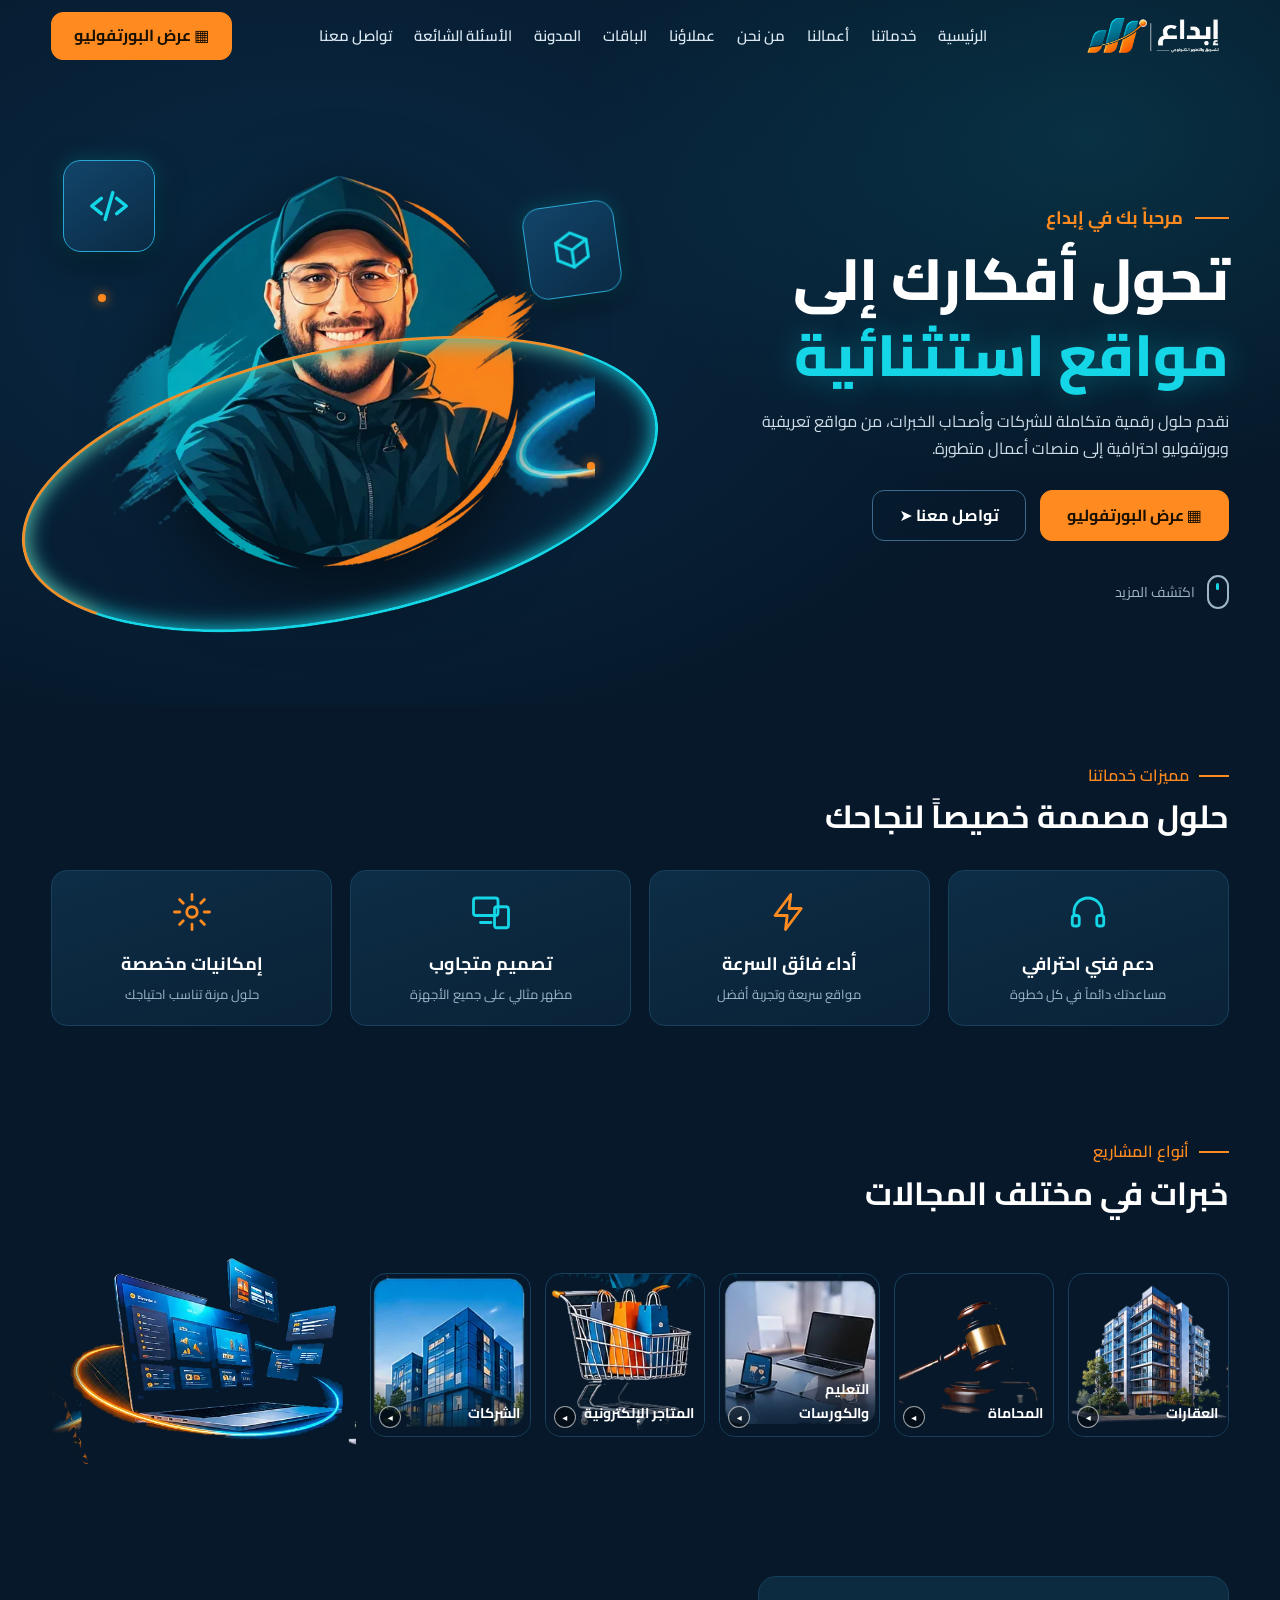
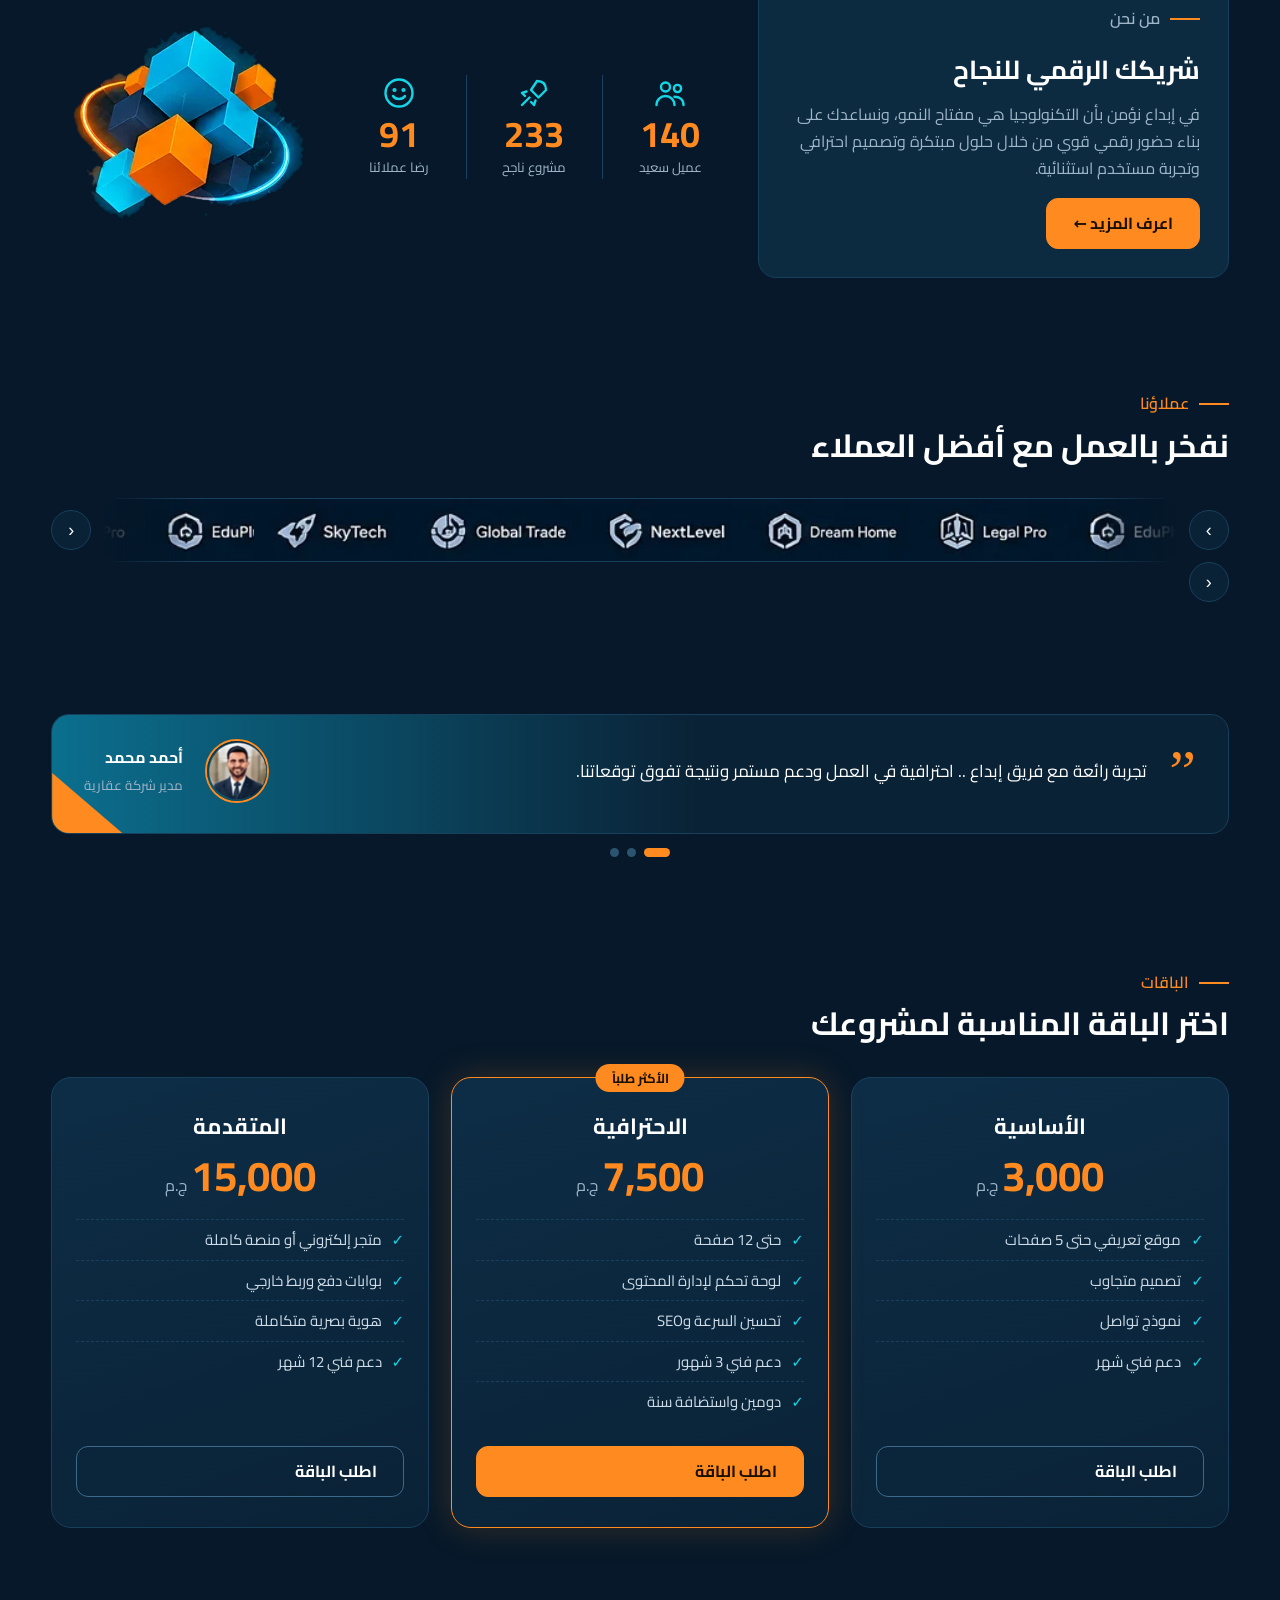
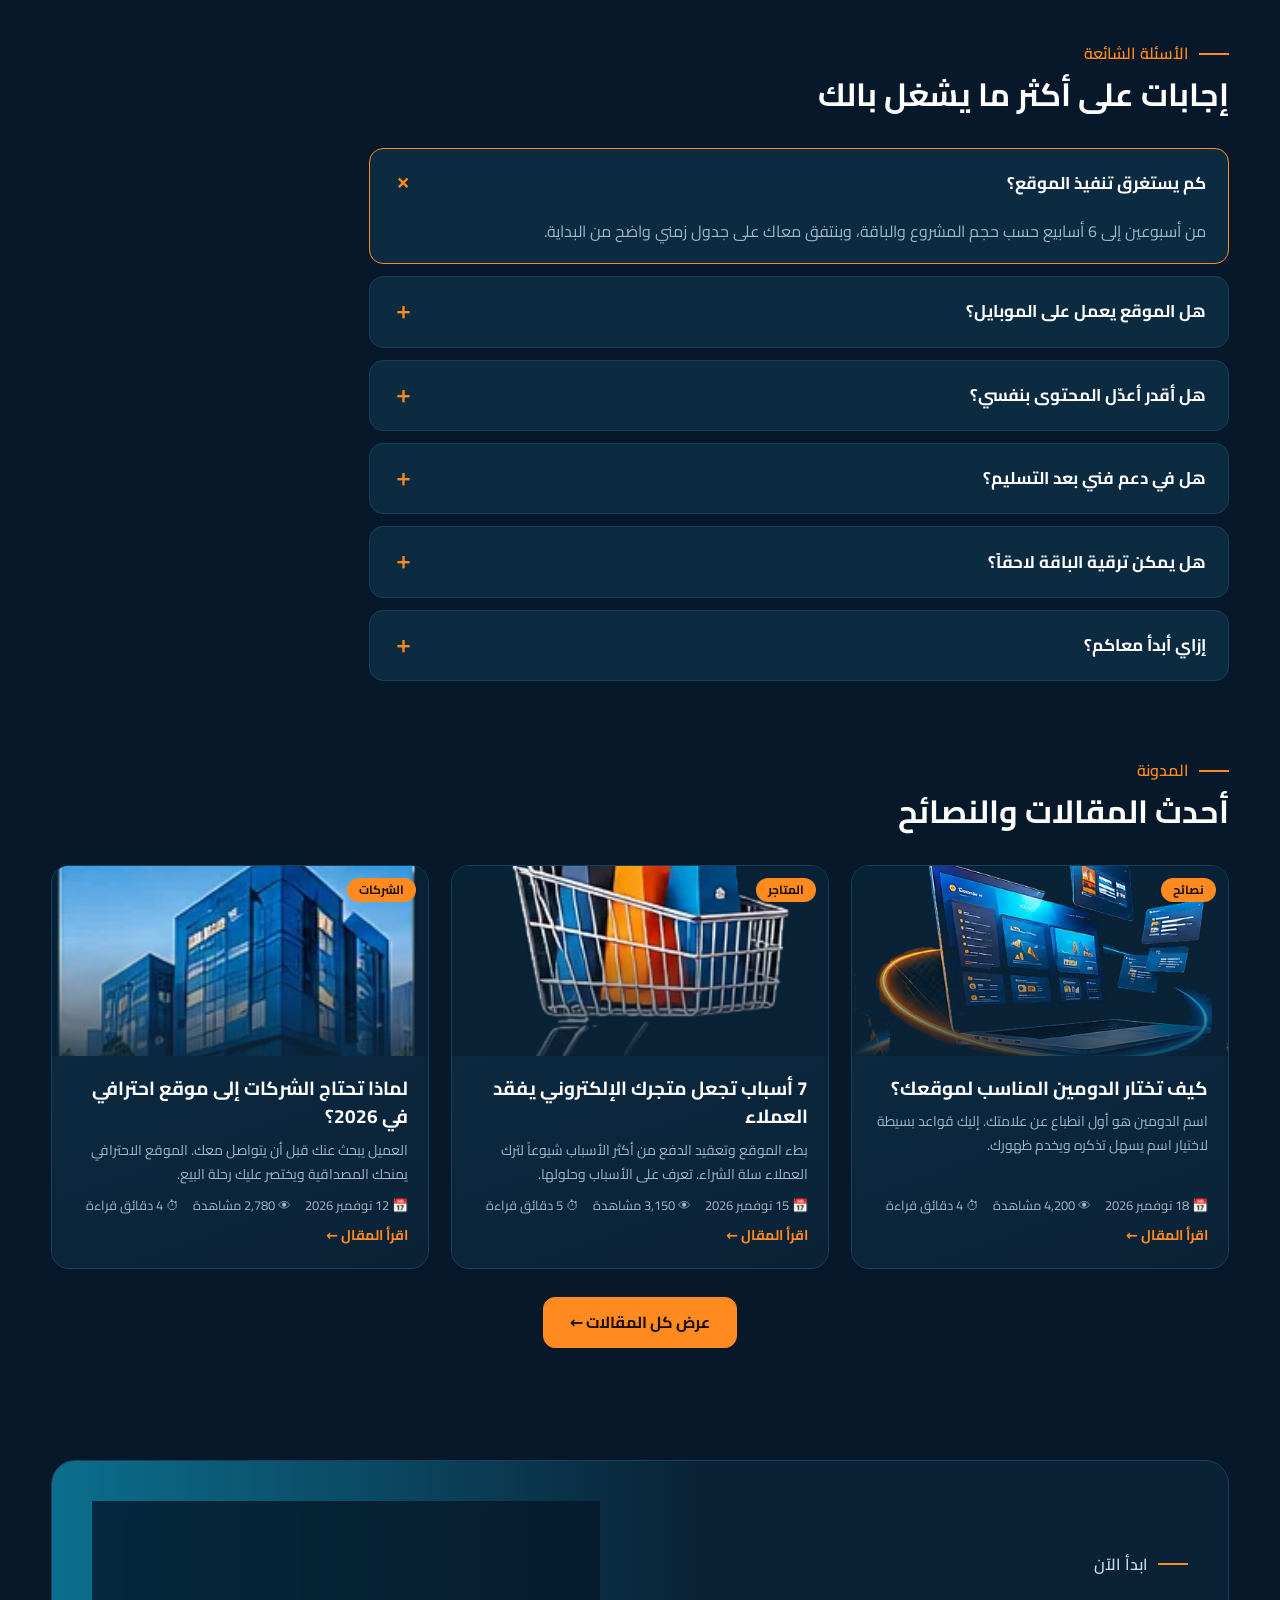
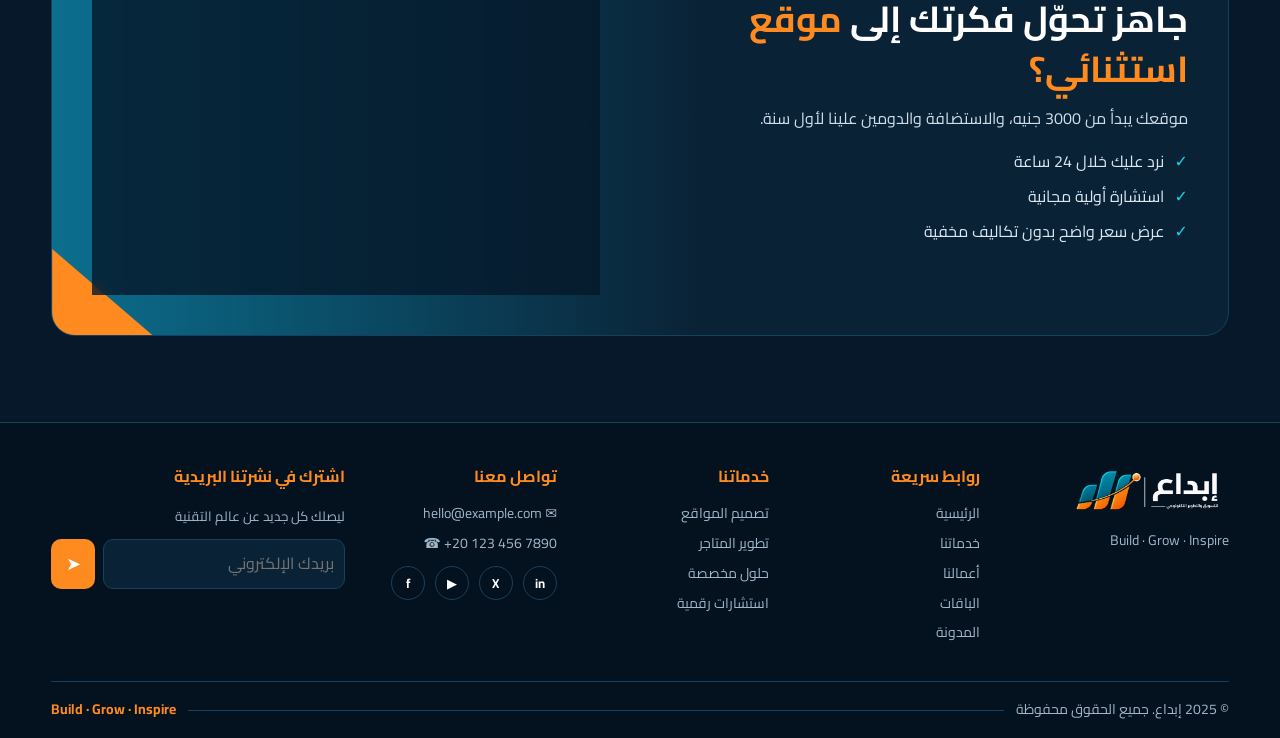
<file: index.html>
<!DOCTYPE html>
<html lang="ar" dir="rtl">
<head>
<meta charset="utf-8">
<meta name="viewport" content="width=device-width, initial-scale=1, viewport-fit=cover">
<title>إبداع للتسويق والتطوير التقني</title>
<link rel="preconnect" href="https://fonts.googleapis.com">
<link href="https://fonts.googleapis.com/css2?family=Cairo:wght@400;600;700;800&display=swap" rel="stylesheet">
<link rel="icon" href="assets/img/favicon.svg" type="image/svg+xml">
<link rel="stylesheet" href="assets/css/style.css">
<link rel="stylesheet" href="assets/css/home.css">
</head>
<body>
<header id="hd"><div class="wrap nav"><a href="#home"><img src="assets/img/logo.webp" alt="شعار إبداع للتسويق والتطوير التقني"></a><ul id="mn"><li><a class="on" href="#home">الرئيسية</a></li><li><a href="services.html">خدماتنا</a></li><li><a href="#works">أعمالنا</a></li><li><a href="#about">من نحن</a></li><li><a href="#clients">عملاؤنا</a></li><li><a href="#pricing">الباقات</a></li><li><a href="blog.html">المدونة</a></li><li><a href="#faq">الأسئلة الشائعة</a></li><li><a href="#contact">تواصل معنا</a></li></ul><a class="btn pri" href="#works">▦ عرض البورتفوليو</a><button class="burger" id="bg" aria-label="القائمة">☰</button></div></header>

<main>
<div class="hero" id="home"><div class="wrap hgrid">
<div>
<h5 class="rv" style="--d:1">مرحباً بك في إبداع</h5>
<h1 class="rv" style="--d:2">تحول أفكارك إلى <span>مواقع استثنائية</span></h1>
<p class="rv" style="--d:3">نقدم حلول رقمية متكاملة للشركات وأصحاب الخبرات، من مواقع تعريفية وبورتفوليو احترافية إلى منصات أعمال متطورة.</p>
<div class="acts rv" style="--d:4"><a class="btn pri" href="#works">▦ عرض البورتفوليو</a><a class="btn out" href="#contact">تواصل معنا ➤</a></div>
<div class="scroll rv" style="--d:5"><div class="mouse"></div>اكتشف المزيد</div>
</div>
<div class="stage rv" style="--d:2">
<img class="brush" src="assets/img/brush.webp" alt="">
<div class="ring"></div>
<img class="person" src="assets/img/portrait.webp" alt="مطور ويب">
<div class="fc a"><svg viewBox="0 0 24 24" fill="none" stroke="currentColor" stroke-width="1.6" stroke-linecap="round" stroke-linejoin="round"><path d="M12 3l8 4.5v9L12 21l-8-4.5v-9z"/><path d="M12 12l8-4.5M12 12v9M12 12L4 7.5"/></svg></div>
<div class="fc b"><svg viewBox="0 0 24 24" fill="none" stroke="currentColor" stroke-width="1.8" stroke-linecap="round" stroke-linejoin="round"><path d="M8 8l-5 4 5 4M16 8l5 4-5 4M14 5l-4 14"/></svg></div>
<div class="dots"><i style="top:30%;left:8%"></i><i style="top:60%;right:6%;animation-delay:1s"></i><i style="top:12%;left:45%;animation-delay:2s"></i></div>
</div></div></div>

<section id="services"><div class="wrap">
<p class="tag rv">مميزات خدماتنا</p><h2 class="ttl rv">حلول مصممة خصيصاً لنجاحك</h2>
<div class="feat"><div class="fcard rv c" style="transition-delay:0.30000000000000004s"><svg viewBox="0 0 24 24" fill="none" stroke="currentColor" stroke-width="1.6" stroke-linecap="round" stroke-linejoin="round"><path d="M4 14v-2a8 8 0 0116 0v2"/><rect x="3" y="14" width="4" height="6" rx="1.5"/><rect x="17" y="14" width="4" height="6" rx="1.5"/></svg><h3>دعم فني احترافي</h3><p>مساعدتك دائماً في كل خطوة</p></div><div class="fcard rv o" style="transition-delay:0.2s"><svg viewBox="0 0 24 24" fill="none" stroke="currentColor" stroke-width="1.6" stroke-linecap="round" stroke-linejoin="round"><path d="M13 2L4 14h7l-1 8 9-12h-7z"/></svg><h3>أداء فائق السرعة</h3><p>مواقع سريعة وتجربة أفضل</p></div><div class="fcard rv c" style="transition-delay:0.1s"><svg viewBox="0 0 24 24" fill="none" stroke="currentColor" stroke-width="1.6" stroke-linecap="round" stroke-linejoin="round"><rect x="2" y="4" width="14" height="10" rx="1.5"/><rect x="14" y="9" width="8" height="12" rx="1.5"/><path d="M6 18h6"/></svg><h3>تصميم متجاوب</h3><p>مظهر مثالي على جميع الأجهزة</p></div><div class="fcard rv o" style="transition-delay:0.0s"><svg viewBox="0 0 24 24" fill="none" stroke="currentColor" stroke-width="1.6" stroke-linecap="round" stroke-linejoin="round"><circle cx="12" cy="12" r="3"/><path d="M12 2v3M12 19v3M2 12h3M19 12h3M4.9 4.9l2.1 2.1M17 17l2.1 2.1M4.9 19.1L7 17M17 7l2.1-2.1"/></svg><h3>إمكانيات مخصصة</h3><p>حلول مرنة تناسب احتياجك</p></div></div></div></section>

<section id="works"><div class="wrap">
<p class="tag rv">أنواع المشاريع</p><h2 class="ttl rv">خبرات في مختلف المجالات</h2>
<div class="proj"><a class="pc rv" style="transition-delay:0.4s" href="services.html#realestate" target="_blank" rel="noopener" aria-label="صفحة خدمة العقارات"><img src="assets/img/p1.webp" loading="lazy"><span>العقارات</span><b>◂</b></a><a class="pc rv" style="transition-delay:0.30000000000000004s" href="services.html#law" target="_blank" rel="noopener" aria-label="صفحة خدمة المحاماة"><img src="assets/img/p2.webp" loading="lazy"><span>المحاماة</span><b>◂</b></a><a class="pc rv" style="transition-delay:0.2s" href="services.html#edu" target="_blank" rel="noopener" aria-label="صفحة خدمة التعليم والكورسات"><img src="assets/img/p3.webp" loading="lazy"><span>التعليم والكورسات</span><b>◂</b></a><a class="pc rv" style="transition-delay:0.1s" href="services.html#stores" target="_blank" rel="noopener" aria-label="صفحة خدمة المتاجر الإلكترونية"><img src="assets/img/p4.webp" loading="lazy"><span>المتاجر الإلكترونية</span><b>◂</b></a><a class="pc rv" style="transition-delay:0.0s" href="services.html#companies" target="_blank" rel="noopener" aria-label="صفحة خدمة الشركات"><img src="assets/img/p5.webp" loading="lazy"><span>الشركات</span><b>◂</b></a><img class="lap rv" src="assets/img/laptop.webp" alt="لوحة تحكم" loading="lazy"></div></div></section>

<section id="about"><div class="wrap about"><div class="abox rv"><p class="tag">من نحن</p><h2>شريكك الرقمي للنجاح</h2><p>في إبداع نؤمن بأن التكنولوجيا هي مفتاح النمو، ونساعدك على بناء حضور رقمي قوي من خلال حلول مبتكرة وتصميم احترافي وتجربة مستخدم استثنائية.</p><a class="btn pri" href="#contact">اعرف المزيد ←</a></div><div class="stats rv"><div><svg viewBox="0 0 24 24" fill="none" stroke="var(--cy)" stroke-width="1.6" stroke-linecap="round" stroke-linejoin="round"><circle cx="9" cy="8" r="3"/><circle cx="17" cy="9" r="2.4"/><path d="M3 20c0-3.5 2.7-6 6-6s6 2.5 6 6M15 14.5c3 0 6 1.6 6 5.5"/></svg><b data-n="150">0</b><small>عميل سعيد</small></div><div><svg viewBox="0 0 24 24" fill="none" stroke="var(--cy)" stroke-width="1.6" stroke-linecap="round" stroke-linejoin="round"><path d="M14 4c4 0 6 2 6 6l-5 5-5-5zM9 15l-5 5M7 11l-3 1 2 2M13 17l-1 3-2-2"/></svg><b data-n="250">0</b><small>مشروع ناجح</small></div><div><svg viewBox="0 0 24 24" fill="none" stroke="var(--cy)" stroke-width="1.6" stroke-linecap="round" stroke-linejoin="round"><circle cx="12" cy="12" r="9"/><path d="M8 14c1 1.5 2.2 2 4 2s3-.5 4-2"/><circle cx="9" cy="10" r=".6"/><circle cx="15" cy="10" r=".6"/></svg><b data-n="98" data-s="%">0</b><small>رضا عملائنا</small></div></div><img class="cubes rv" src="assets/img/cubes.webp" alt="" loading="lazy"></div></section>

<section id="clients"><div class="wrap">
<p class="tag rv">عملاؤنا</p><h2 class="ttl rv">نفخر بالعمل مع أفضل العملاء</h2>
<div class="clients rv"><button class="arr" id="pv" aria-label="السابق">›</button>
<div class="mq"><div class="mt" id="mt"></div></div>
<button class="arr" id="nx" aria-label="التالي">‹</button></div>
<button class="arr" id="pv" aria-label="السابق">‹</button></div>
</div></section>

<section><div class="wrap">
<div class="tst rv" id="ts">
<div class="sl on"><span class="qm">”</span><q>تجربة رائعة مع فريق إبداع .. احترافية في العمل ودعم مستمر ونتيجة تفوق توقعاتنا.</q><img src="assets/img/avatar.webp" alt="أحمد محمد"><div><cite>أحمد محمد</cite><small>مدير شركة عقارية</small></div></div>
<div class="sl"><span class="qm">”</span><q>سرعة في التسليم وتصميم أنيق رفع مبيعات متجرنا بشكل ملحوظ.</q><i class="av">س</i><div><cite>سارة علي</cite><small>صاحبة متجر إلكتروني</small></div></div>
<div class="sl"><span class="qm">”</span><q>موقع قانوني بهوية واضحة ساعدنا على الوصول لعملاء جدد.</q><i class="av">خ</i><div><cite>خالد حسن</cite><small>محامٍ ومستشار قانوني</small></div></div>
</div><div class="pg" id="pg"></div>
</div></section>
<section id="pricing"><div class="wrap"><p class="tag rv">الباقات</p><h2 class="ttl rv">اختر الباقة المناسبة لمشروعك</h2><div class="plans"><div class="plan rv" style="transition-delay:0s"><h3>الأساسية</h3><div class="pr"><b>3,000</b> ج.م</div><ul><li>موقع تعريفي حتى 5 صفحات</li><li>تصميم متجاوب</li><li>نموذج تواصل</li><li>دعم فني شهر</li></ul><a class="btn out" href="#contact">اطلب الباقة</a></div><div class="plan rv ft" style="transition-delay:0.1s"><em>الأكثر طلباً</em><h3>الاحترافية</h3><div class="pr"><b>7,500</b> ج.م</div><ul><li>حتى 12 صفحة</li><li>لوحة تحكم لإدارة المحتوى</li><li>تحسين السرعة وSEO</li><li>دعم فني 3 شهور</li><li>دومين واستضافة سنة</li></ul><a class="btn pri" href="#contact">اطلب الباقة</a></div><div class="plan rv" style="transition-delay:0.2s"><h3>المتقدمة</h3><div class="pr"><b>15,000</b> ج.م</div><ul><li>متجر إلكتروني أو منصة كاملة</li><li>بوابات دفع وربط خارجي</li><li>هوية بصرية متكاملة</li><li>دعم فني 12 شهر</li></ul><a class="btn out" href="#contact">اطلب الباقة</a></div></div></div></section><section id="faq"><div class="wrap"><p class="tag rv">الأسئلة الشائعة</p><h2 class="ttl rv">إجابات على أكثر ما يشغل بالك</h2><div class="faq"><div class="q open"><button>كم يستغرق تنفيذ الموقع؟<i>＋</i></button><div class="a"><p>من أسبوعين إلى 6 أسابيع حسب حجم المشروع والباقة، وبنتفق معاك على جدول زمني واضح من البداية.</p></div></div><div class="q"><button>هل الموقع يعمل على الموبايل؟<i>＋</i></button><div class="a"><p>طبعاً، كل مواقعنا متجاوبة وتظهر بشكل مثالي على الموبايل والتابلت والكمبيوتر.</p></div></div><div class="q"><button>هل أقدر أعدّل المحتوى بنفسي؟<i>＋</i></button><div class="a"><p>نعم، بنوفر لوحة تحكم سهلة تقدر من خلالها تعدّل النصوص والصور بدون خبرة برمجية.</p></div></div><div class="q"><button>هل في دعم فني بعد التسليم؟<i>＋</i></button><div class="a"><p>كل باقة فيها فترة دعم فني مجانية، وبعدها تقدر تجدد بخطة صيانة شهرية أو سنوية.</p></div></div><div class="q"><button>هل يمكن ترقية الباقة لاحقاً؟<i>＋</i></button><div class="a"><p>أكيد، تقدر تنتقل لباقة أعلى في أي وقت وتدفع الفرق فقط.</p></div></div><div class="q"><button>إزاي أبدأ معاكم؟<i>＋</i></button><div class="a"><p>تواصل معانا من قسم التواصل، وهنرد عليك خلال 24 ساعة لتحديد احتياجك وإرسال عرض سعر.</p></div></div></div></div></section><section class="hbl" id="blog-home"><div class="wrap"><p class="tag rv">المدونة</p><h2 class="ttl rv">أحدث المقالات والنصائح</h2><div class="posts p3" id="hposts"></div><div style="text-align:center;margin-top:28px"><a class="btn pri" href="blog.html">عرض كل المقالات ←</a></div></div></section><section id="contact"><div class="wrap"><div class="fin rv"><div><p class="tag">ابدأ الآن</p><h2>جاهز تحوّل فكرتك إلى <span>موقع استثنائي؟</span></h2><p>موقعك يبدأ من 3000 جنيه، والاستضافة والدومين علينا لأول سنة.</p><ul><li>نرد عليك خلال 24 ساعة</li><li>استشارة أولية مجانية</li><li>عرض سعر واضح بدون تكاليف مخفية</li></ul></div>
<form class="fm" id="fm"><input name="n" placeholder="الاسم" required><input name="p" type="tel" placeholder="رقم الموبايل / واتساب" required><select name="s"><option>المواقع التعريفية</option><option>المتاجر الإلكترونية</option><option>الشركات</option><option>العقارات</option><option>المحاماة</option><option>التعليم والكورسات</option></select><textarea name="m" placeholder="حدثنا عن مشروعك (اختياري)"></textarea><button class="btn pri" style="justify-content:center">أرسل طلبك ➤</button></form></div></div></section></main>

<footer id="footer"><div class="wrap">
<div class="fg"><div><img src="assets/img/logo.webp" alt="إبداع"><p style="color:var(--mut);font-size:14px;margin:0">Build · Grow · Inspire</p></div><div><h4>روابط سريعة</h4><ul><li><a href="#home">الرئيسية</a></li><li><a href="services.html">خدماتنا</a></li><li><a href="#works">أعمالنا</a></li><li><a href="#pricing">الباقات</a></li><li><a href="blog.html">المدونة</a></li></ul></div><div><h4>خدماتنا</h4><ul><li>تصميم المواقع</li><li>تطوير المتاجر</li><li>حلول مخصصة</li><li>استشارات رقمية</li></ul></div><div><h4>تواصل معنا</h4><ul><li>✉ hello@example.com</li><li dir="ltr" style="text-align:right">☎ +20 123 456 7890</li></ul><div class="soc"><a href="#">in</a><a href="#">X</a><a href="#">▶</a><a href="#">f</a></div></div>
<div><h4>اشترك في نشرتنا البريدية</h4><small style="color:var(--mut)">ليصلك كل جديد عن عالم التقنية</small><form class="nl" onsubmit="event.preventDefault();this.querySelector('input').value='';this.querySelector('button').textContent='✓'"><input type="email" placeholder="بريدك الإلكتروني" required><button aria-label="إرسال">➤</button></form></div>
</div>
<div class="copy"><span>© 2025 إبداع. جميع الحقوق محفوظة</span><i class="ln"></i><b>Build · Grow · Inspire</b></div>
</div></footer>

<script src="assets/js/posts.js"></script>
<script src="assets/js/home.js"></script>
</body>
</html>
</file>
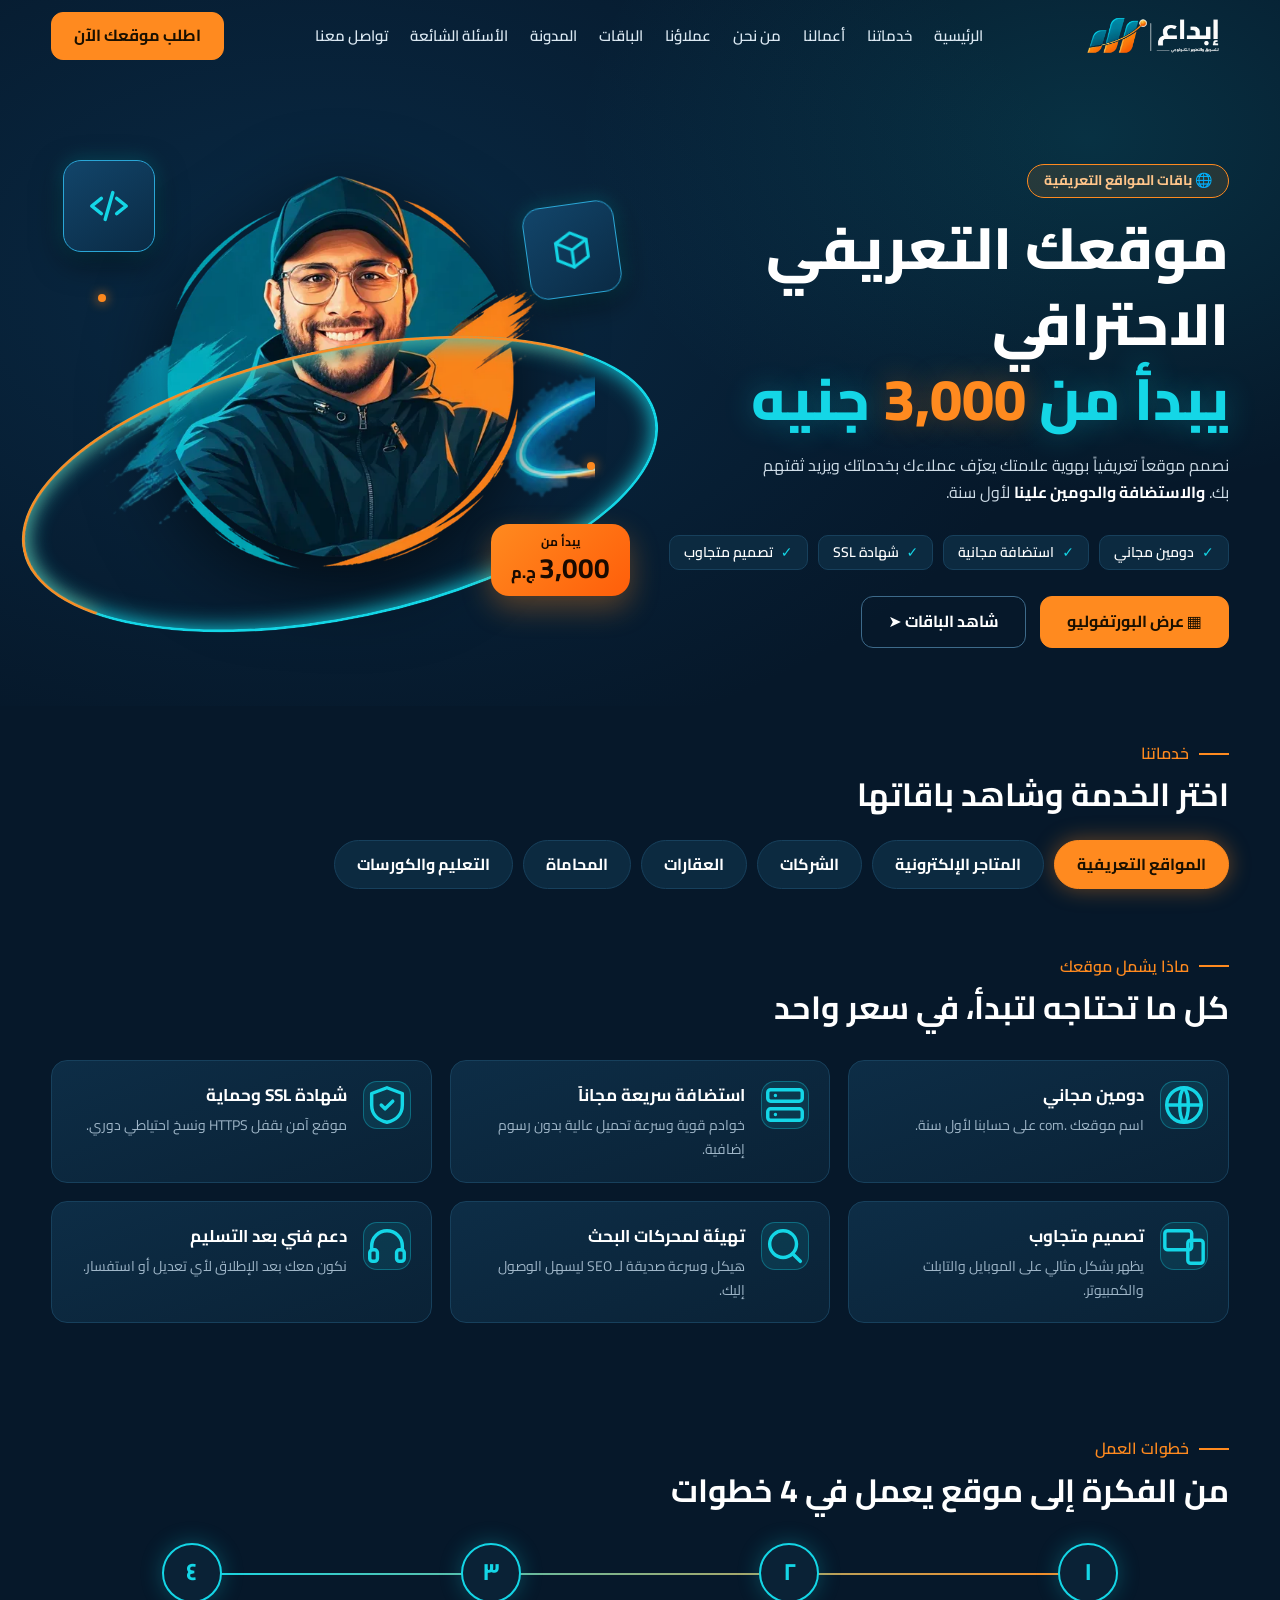
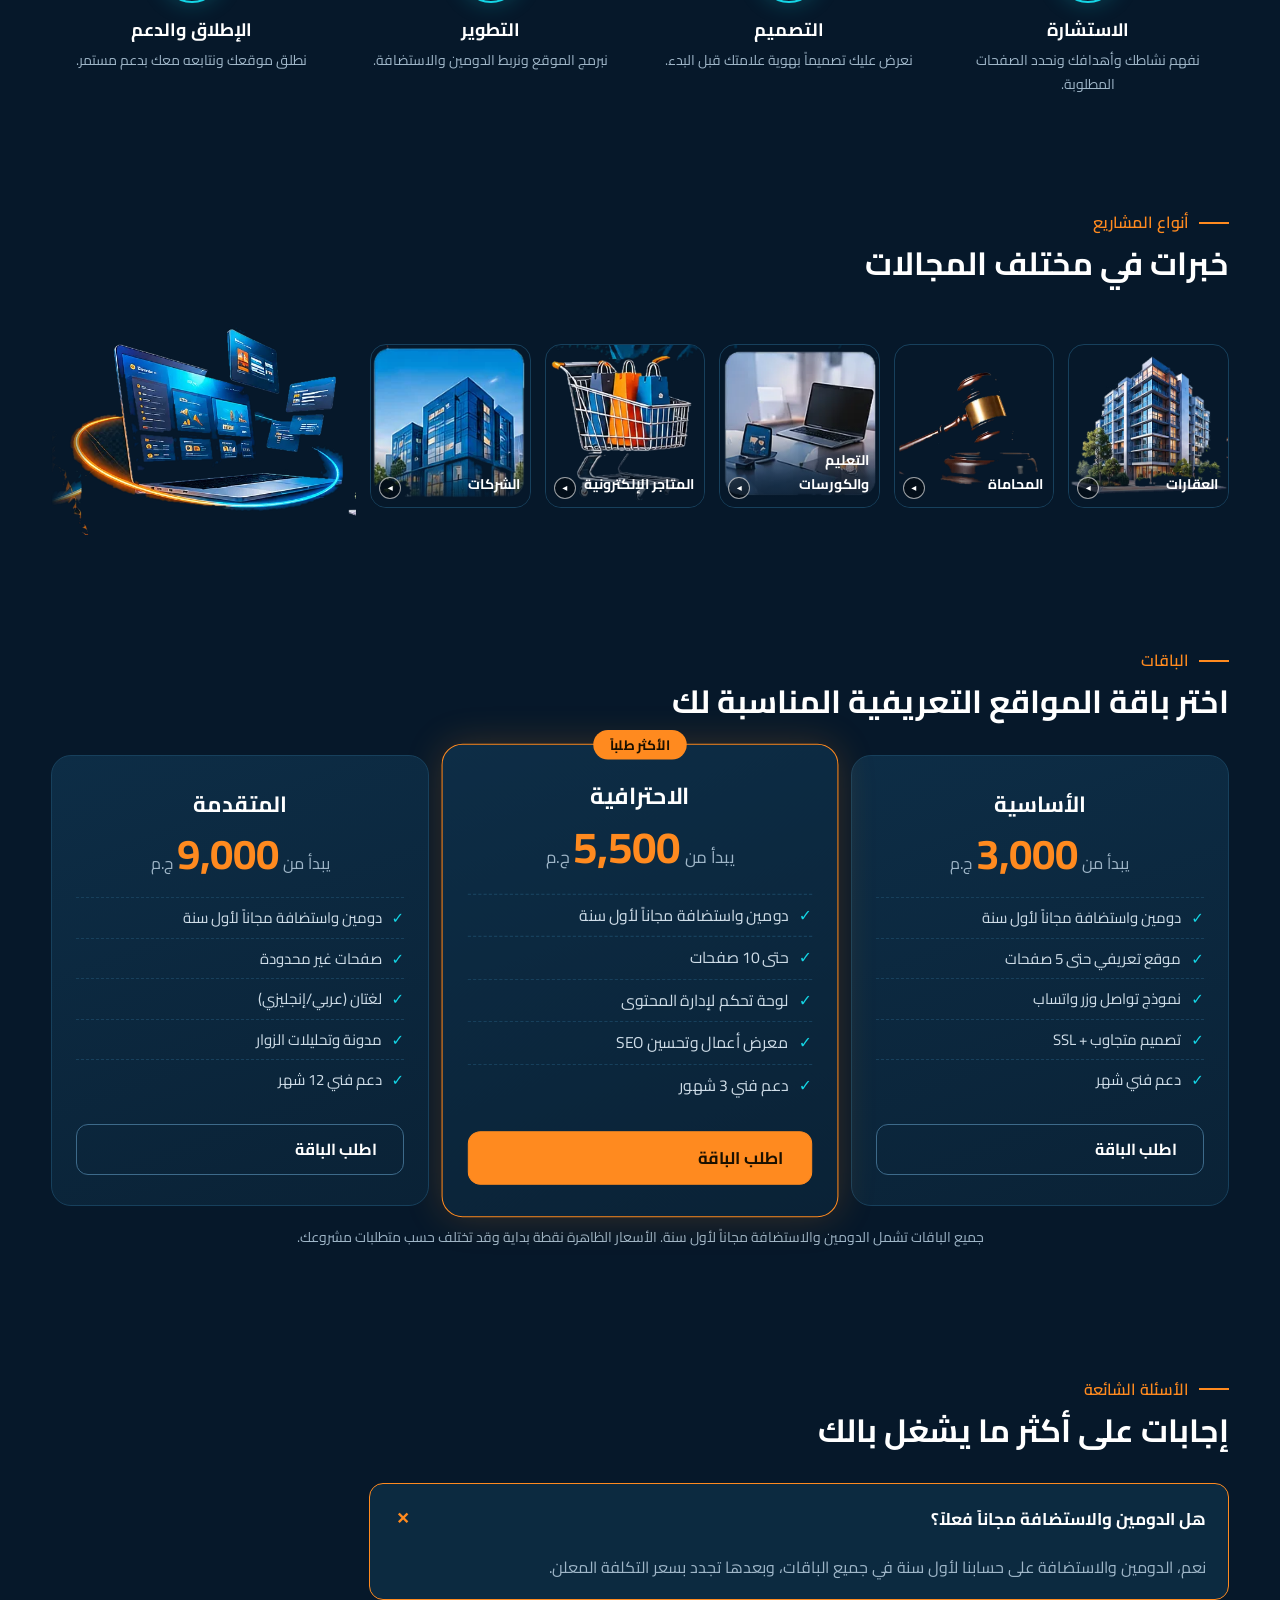
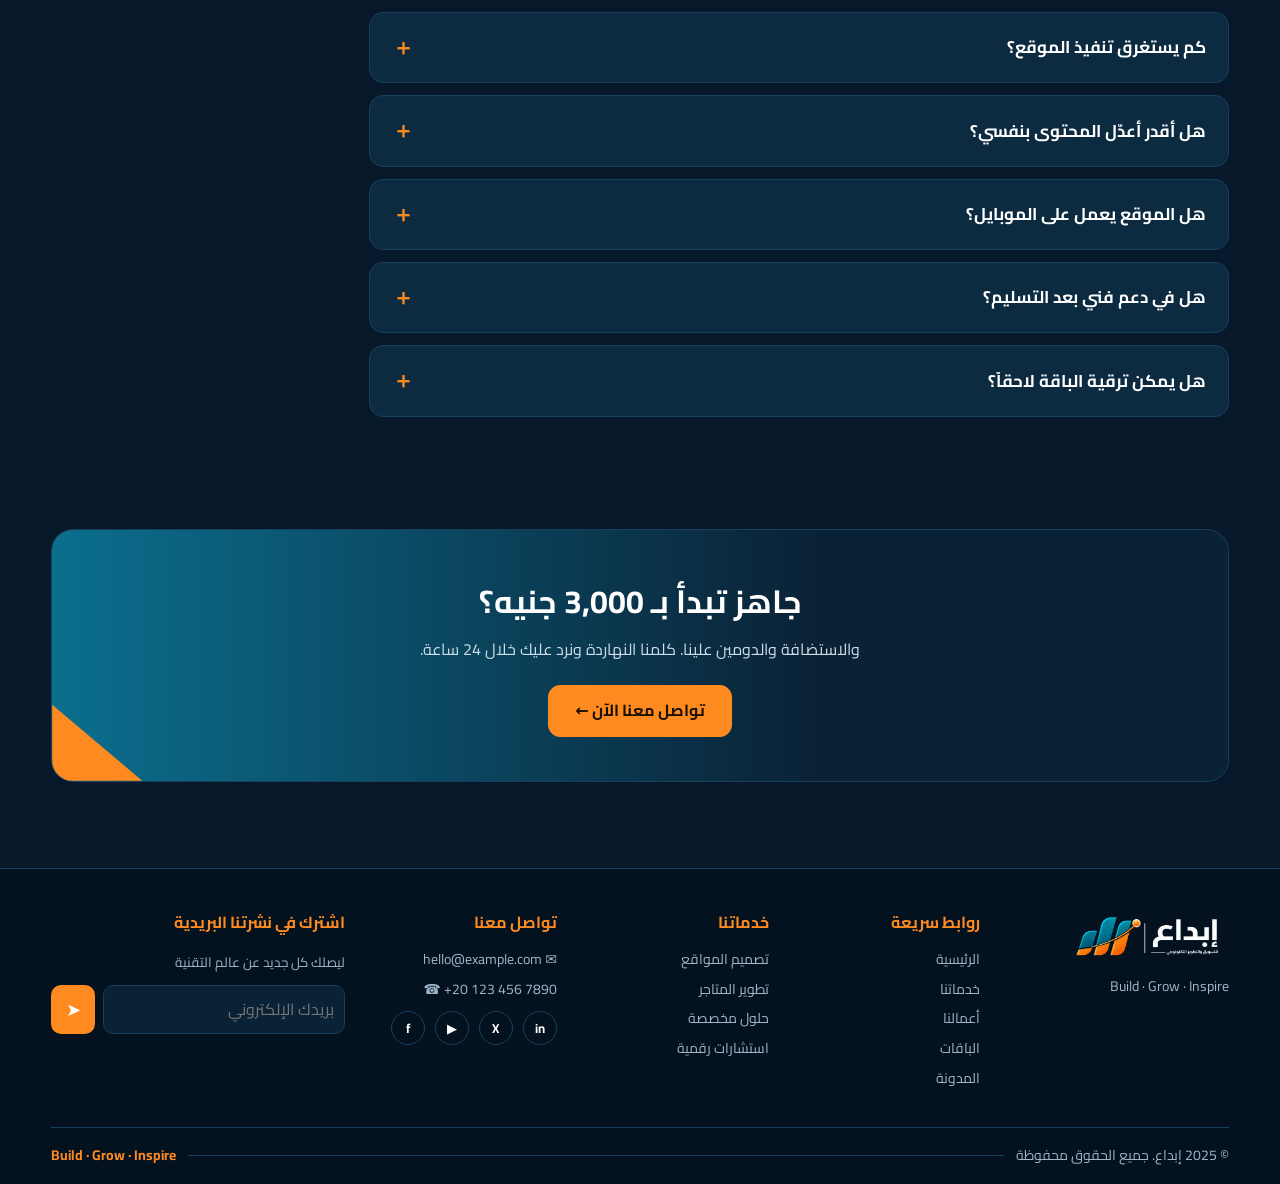
<file: services.html>
<!DOCTYPE html>
<html lang="ar" dir="rtl">
<head>
<meta charset="utf-8">
<meta name="viewport" content="width=device-width, initial-scale=1, viewport-fit=cover">
<title>تصميم المواقع يبدأ من 3000 جنيه | إبداع</title>
<link rel="preconnect" href="https://fonts.googleapis.com">
<link href="https://fonts.googleapis.com/css2?family=Cairo:wght@400;600;700;800&display=swap" rel="stylesheet">
<link rel="icon" href="assets/img/favicon.svg" type="image/svg+xml">
<link rel="stylesheet" href="assets/css/style.css">
<link rel="stylesheet" href="assets/css/services.css">
</head>
<body>
<header id="hd"><div class="wrap nav"><a href="index.html"><img src="assets/img/logo.webp" alt="شعار إبداع"></a><ul id="mn"><li><a href="index.html">الرئيسية</a></li><li><a class="on" href="#services">خدماتنا</a></li><li><a href="index.html#works">أعمالنا</a></li><li><a href="index.html#about">من نحن</a></li><li><a href="index.html#clients">عملاؤنا</a></li><li><a href="index.html#pricing">الباقات</a></li><li><a href="blog.html">المدونة</a></li><li><a href="index.html#faq">الأسئلة الشائعة</a></li><li><a href="index.html#contact">تواصل معنا</a></li></ul><a class="btn pri" href="#pricing">اطلب موقعك الآن</a><button class="burger" id="bg" aria-label="القائمة">☰</button></div></header>
<main>
<div class="hero" id="home"><div class="wrap hgrid">
<div>
<span class="badge rv" style="--d:1" id="hb"></span>
<h1 class="rv" style="--d:2" id="ht"></h1>
<p class="rv" style="--d:3" id="hp"></p>
<div class="chips rv" style="--d:4" id="hc"></div>
<div class="acts rv" style="--d:5"><a class="btn pri" href="#works">▦ عرض البورتفوليو</a><a class="btn out" href="#pricing">شاهد الباقات ➤</a></div>
</div>
<div class="stage rv" style="--d:2">
<img class="brush" src="assets/img/brush.webp" alt=""><div class="ring"></div>
<img class="person" src="assets/img/portrait.webp" alt="مطور ويب">
<div class="fc a"><svg viewBox="0 0 24 24" fill="none" stroke="currentColor" stroke-width="1.6" stroke-linecap="round" stroke-linejoin="round"><path d="M12 3l8 4.5v9L12 21l-8-4.5v-9z"/><path d="M12 12l8-4.5M12 12v9M12 12L4 7.5"/></svg></div>
<div class="fc b"><svg viewBox="0 0 24 24" fill="none" stroke="currentColor" stroke-width="1.8" stroke-linecap="round" stroke-linejoin="round"><path d="M8 8l-5 4 5 4M16 8l5 4-5 4M14 5l-4 14"/></svg></div>
<div class="pbadge"><small>يبدأ من</small><b id="pb">3,000</b> ج.م</div>
<div class="dots"><i style="top:30%;left:8%"></i><i style="top:60%;right:6%;animation-delay:1s"></i><i style="top:12%;left:45%;animation-delay:2s"></i></div>
</div></div></div>
<section class="svt" id="services"><div class="wrap"><p class="tag rv">خدماتنا</p><h2 class="ttl rv">اختر الخدمة وشاهد باقاتها</h2><div class="pills rv" id="pills"></div></div></section>
<section id="features"><div class="wrap"><p class="tag rv">ماذا يشمل موقعك</p><h2 class="ttl rv">كل ما تحتاجه لتبدأ، في سعر واحد</h2><div class="incl"><div class="ic rv" style="transition-delay:0.0s"><span><svg viewBox="0 0 24 24" fill="none" stroke="currentColor" stroke-width="1.8" stroke-linecap="round" stroke-linejoin="round"><circle cx="12" cy="12" r="9"/><path d="M3 12h18M12 3c3 3 3 15 0 18M12 3c-3 3-3 15 0 18"/></svg></span><div><h3>دومين مجاني</h3><p>اسم موقعك .com على حسابنا لأول سنة.</p></div></div><div class="ic rv" style="transition-delay:0.1s"><span><svg viewBox="0 0 24 24" fill="none" stroke="currentColor" stroke-width="1.8" stroke-linecap="round" stroke-linejoin="round"><rect x="3" y="4" width="18" height="6" rx="1.5"/><rect x="3" y="14" width="18" height="6" rx="1.5"/><path d="M7 7h.01M7 17h.01"/></svg></span><div><h3>استضافة سريعة مجاناً</h3><p>خوادم قوية وسرعة تحميل عالية بدون رسوم إضافية.</p></div></div><div class="ic rv" style="transition-delay:0.2s"><span><svg viewBox="0 0 24 24" fill="none" stroke="currentColor" stroke-width="1.8" stroke-linecap="round" stroke-linejoin="round"><path d="M12 3l8 3v6c0 5-3.5 8-8 9-4.5-1-8-4-8-9V6z"/><path d="M9 12l2 2 4-4"/></svg></span><div><h3>شهادة SSL وحماية</h3><p>موقع آمن بقفل HTTPS ونسخ احتياطي دوري.</p></div></div><div class="ic rv" style="transition-delay:0.0s"><span><svg viewBox="0 0 24 24" fill="none" stroke="currentColor" stroke-width="1.8" stroke-linecap="round" stroke-linejoin="round"><rect x="2" y="4" width="14" height="10" rx="1.5"/><rect x="14" y="9" width="8" height="12" rx="1.5"/></svg></span><div><h3>تصميم متجاوب</h3><p>يظهر بشكل مثالي على الموبايل والتابلت والكمبيوتر.</p></div></div><div class="ic rv" style="transition-delay:0.1s"><span><svg viewBox="0 0 24 24" fill="none" stroke="currentColor" stroke-width="1.8" stroke-linecap="round" stroke-linejoin="round"><circle cx="11" cy="11" r="7"/><path d="M20 20l-4-4"/></svg></span><div><h3>تهيئة لمحركات البحث</h3><p>هيكل وسرعة صديقة لـ SEO ليسهل الوصول إليك.</p></div></div><div class="ic rv" style="transition-delay:0.2s"><span><svg viewBox="0 0 24 24" fill="none" stroke="currentColor" stroke-width="1.8" stroke-linecap="round" stroke-linejoin="round"><path d="M4 14v-2a8 8 0 0116 0v2"/><rect x="3" y="14" width="4" height="6" rx="1.5"/><rect x="17" y="14" width="4" height="6" rx="1.5"/></svg></span><div><h3>دعم فني بعد التسليم</h3><p>نكون معك بعد الإطلاق لأي تعديل أو استفسار.</p></div></div></div></div></section>
<section id="steps"><div class="wrap"><p class="tag rv">خطوات العمل</p><h2 class="ttl rv">من الفكرة إلى موقع يعمل في 4 خطوات</h2><div class="steps rv"><div class="st rv" style="transition-delay:0.0s"><b>١</b><h3>الاستشارة</h3><p>نفهم نشاطك وأهدافك ونحدد الصفحات المطلوبة.</p></div><div class="st rv" style="transition-delay:0.15s"><b>٢</b><h3>التصميم</h3><p>نعرض عليك تصميماً بهوية علامتك قبل البدء.</p></div><div class="st rv" style="transition-delay:0.3s"><b>٣</b><h3>التطوير</h3><p>نبرمج الموقع ونربط الدومين والاستضافة.</p></div><div class="st rv" style="transition-delay:0.44999999999999996s"><b>٤</b><h3>الإطلاق والدعم</h3><p>نطلق موقعك ونتابعه معك بدعم مستمر.</p></div></div></div></section>
<section id="works"><div class="wrap"><p class="tag rv">أنواع المشاريع</p><h2 class="ttl rv">خبرات في مختلف المجالات</h2><div class="pw"><a class="pc rv" style="transition-delay:0.0s" href="#realestate" data-k="realestate" aria-label="صفحة خدمة العقارات"><img src="assets/img/p1.webp" loading="lazy"><span>العقارات</span><b>◂</b></a><a class="pc rv" style="transition-delay:0.1s" href="#law" data-k="law" aria-label="صفحة خدمة المحاماة"><img src="assets/img/p2.webp" loading="lazy"><span>المحاماة</span><b>◂</b></a><a class="pc rv" style="transition-delay:0.2s" href="#edu" data-k="edu" aria-label="صفحة خدمة التعليم والكورسات"><img src="assets/img/p3.webp" loading="lazy"><span>التعليم والكورسات</span><b>◂</b></a><a class="pc rv" style="transition-delay:0.30000000000000004s" href="#stores" data-k="stores" aria-label="صفحة خدمة المتاجر الإلكترونية"><img src="assets/img/p4.webp" loading="lazy"><span>المتاجر الإلكترونية</span><b>◂</b></a><a class="pc rv" style="transition-delay:0.4s" href="#companies" data-k="companies" aria-label="صفحة خدمة الشركات"><img src="assets/img/p5.webp" loading="lazy"><span>الشركات</span><b>◂</b></a><img class="lap rv" src="assets/img/laptop.webp" alt="لوحة تحكم" loading="lazy"></div></div></section>
<section id="pricing"><div class="wrap"><p class="tag rv">الباقات</p><h2 class="ttl rv" id="pt"></h2><div class="plans" id="plans"></div><p class="note rv">جميع الباقات تشمل الدومين والاستضافة مجاناً لأول سنة. الأسعار الظاهرة نقطة بداية وقد تختلف حسب متطلبات مشروعك.</p></div></section>
<section id="faq"><div class="wrap"><p class="tag rv">الأسئلة الشائعة</p><h2 class="ttl rv">إجابات على أكثر ما يشغل بالك</h2><div class="faq"><div class="q open"><button>هل الدومين والاستضافة مجاناً فعلاً؟<i>＋</i></button><div class="a"><p>نعم، الدومين والاستضافة على حسابنا لأول سنة في جميع الباقات، وبعدها تجدد بسعر التكلفة المعلن.</p></div></div><div class="q"><button>كم يستغرق تنفيذ الموقع؟<i>＋</i></button><div class="a"><p>من أسبوعين إلى 6 أسابيع حسب حجم المشروع والباقة، ونتفق على جدول زمني واضح من البداية.</p></div></div><div class="q"><button>هل أقدر أعدّل المحتوى بنفسي؟<i>＋</i></button><div class="a"><p>نعم، نوفر لوحة تحكم سهلة لتعديل النصوص والصور بدون خبرة برمجية (في الباقتين الاحترافية والمتقدمة).</p></div></div><div class="q"><button>هل الموقع يعمل على الموبايل؟<i>＋</i></button><div class="a"><p>كل مواقعنا متجاوبة وتظهر بشكل مثالي على جميع الأجهزة.</p></div></div><div class="q"><button>هل في دعم فني بعد التسليم؟<i>＋</i></button><div class="a"><p>كل باقة فيها فترة دعم مجانية، وبعدها تقدر تجدد بخطة صيانة شهرية أو سنوية.</p></div></div><div class="q"><button>هل يمكن ترقية الباقة لاحقاً؟<i>＋</i></button><div class="a"><p>أكيد، تقدر تنتقل لباقة أعلى في أي وقت وتدفع الفرق فقط.</p></div></div></div></div></section>
<section><div class="wrap"><div class="cta rv"><h2 id="ch"></h2><p>والاستضافة والدومين علينا. كلمنا النهاردة ونرد عليك خلال 24 ساعة.</p><a class="btn pri" href="#contact">تواصل معنا الآن ←</a></div></div></section>
</main>
<footer id="contact"><div class="wrap"><div class="fg"><div><img src="assets/img/logo.webp" alt="إبداع"><p style="color:var(--mut);font-size:14px;margin:0">Build · Grow · Inspire</p></div>
<div><h4>روابط سريعة</h4><ul><li><a href="index.html">الرئيسية</a></li><li><a href="#services">خدماتنا</a></li><li><a href="index.html#works">أعمالنا</a></li><li><a href="index.html#pricing">الباقات</a></li><li><a href="blog.html">المدونة</a></li></ul></div>
<div><h4>خدماتنا</h4><ul><li>تصميم المواقع</li><li>تطوير المتاجر</li><li>حلول مخصصة</li><li>استشارات رقمية</li></ul></div>
<div><h4>تواصل معنا</h4><ul><li>✉ hello@example.com</li><li dir="ltr" style="text-align:right">☎ +20 123 456 7890</li></ul><div class="soc"><a href="#">in</a><a href="#">X</a><a href="#">▶</a><a href="#">f</a></div></div>
<div><h4>اشترك في نشرتنا البريدية</h4><small style="color:var(--mut)">ليصلك كل جديد عن عالم التقنية</small><form class="nl" onsubmit="event.preventDefault();this.querySelector('input').value='';this.querySelector('button').textContent='✓'"><input type="email" placeholder="بريدك الإلكتروني" required><button aria-label="إرسال">➤</button></form></div></div>
<div class="copy"><span>© 2025 إبداع. جميع الحقوق محفوظة</span><i class="ln"></i><b>Build · Grow · Inspire</b></div></div></footer>
<script src="assets/js/services.js"></script>
</body>
</html>
</file>
<file: assets/css/style.css>
:root{--bg:#06182a;--bg2:#0a2236;--card:#0c2a40;--line:#17405c;--tx:#fff;--mut:#9fb6c8;--cy:#14d6e6;--or:#ff8a1f;color-scheme:dark;box-sizing:border-box;padding-top:env(safe-area-inset-top,0px);padding-bottom:env(safe-area-inset-bottom,0px)}
*,*::before,*::after{box-sizing:inherit}
html{scroll-behavior:smooth;scroll-padding-top:80px}
body{margin:0;background:var(--bg);color:var(--tx);font-family:Cairo,system-ui,sans-serif;overflow-x:hidden;line-height:1.7}
img{max-width:100%;display:block}a{color:inherit;text-decoration:none}
.wrap{width:min(1200px,92%);margin-inline:auto}
.btn{display:inline-flex;align-items:center;gap:8px;padding:11px 26px;border-radius:12px;font-weight:700;border:1.5px solid var(--or);cursor:pointer;font:inherit;font-weight:700;transition:.3s}
.btn.pri{background:var(--or);color:#1a1000}.btn.pri:hover{box-shadow:0 0 24px #ff8a1f88;transform:translateY(-3px)}
.btn.out{background:transparent;color:#fff;border-color:#3d6a8a}.btn.out:hover{border-color:var(--cy);color:var(--cy);transform:translateY(-3px)}
/* nav */
header{position:sticky;top:0;z-index:50;transition:.3s}
header.s{background:#06182af0;backdrop-filter:blur(10px);box-shadow:0 4px 30px #0008}
.nav{display:flex;align-items:center;justify-content:space-between;gap:20px;padding:10px 0}
.nav img{height:52px;width:auto}
.nav ul{display:flex;gap:28px;list-style:none;margin:0;padding:0}
.nav li a{font-weight:600;padding:6px 0;position:relative;color:#dbe8f2}
.nav li a::after{content:"";position:absolute;inset:auto 0 0 0;height:2px;background:var(--or);transform:scaleX(0);transition:.3s}
.nav li a:hover::after,.nav li a.on::after{transform:scaleX(1)}
.burger{display:none;background:none;border:0;color:#fff;font-size:28px;cursor:pointer}
/* hero */
.hero{position:relative;overflow:hidden;margin-top:-76px;padding-top:110px}
.hero::before{content:"";position:absolute;inset:0;background:radial-gradient(60% 70% at 25% 40%,#0f4d7a55,transparent),radial-gradient(40% 50% at 85% 20%,#14d6e622,transparent)}
.hgrid{position:relative;display:grid;grid-template-columns:1fr 1fr;align-items:center;gap:20px;min-height:600px}
.hero h5{color:var(--or);font-size:18px;margin:0 0 8px;display:flex;align-items:center;gap:12px}
.hero h5::after{content:"";width:34px;height:2px;background:var(--or)}
.hero h1{font-size:clamp(34px,5vw,58px);line-height:1.3;margin:0 0 16px;font-weight:800}
.hero h1 span{color:var(--cy);display:block;text-shadow:0 0 30px #14d6e655}
.hero p{color:#cfdde8;max-width:480px;margin:0 0 28px}
.acts{display:flex;gap:14px;flex-wrap:wrap}
.scroll{display:flex;align-items:center;gap:12px;margin-top:34px;color:var(--mut);font-size:14px}
.mouse{width:22px;height:34px;border:2px solid var(--mut);border-radius:12px;position:relative}
.mouse::after{content:"";position:absolute;top:6px;left:50%;width:3px;height:7px;margin-left:-1.5px;border-radius:2px;background:var(--cy);animation:wheel 1.6s infinite}
@keyframes wheel{0%{opacity:1;transform:translateY(0)}100%{opacity:0;transform:translateY(12px)}}
.stage{position:relative;height:560px;display:grid;place-items:center}
.brush{position:absolute;width:88%;opacity:.9;animation:sway 9s ease-in-out infinite alternate;mix-blend-mode:screen}
.ring{position:absolute;width:112%;aspect-ratio:2.4;border-radius:50%;border:3px solid var(--cy);box-shadow:0 0 22px var(--cy),inset 0 0 22px var(--cy);transform:rotate(-12deg);bottom:12%;z-index:3;pointer-events:none;-webkit-mask:linear-gradient(#000 0 0);animation:pulse 3s ease-in-out infinite}
.ring::after{content:"";position:absolute;inset:-3px;border-radius:50%;border:3px solid transparent;border-top-color:var(--or);border-left-color:var(--or);filter:drop-shadow(0 0 8px var(--or));animation:spin 5s linear infinite}
@keyframes spin{to{transform:rotate(360deg)}}
@keyframes pulse{50%{box-shadow:0 0 40px var(--cy),inset 0 0 30px var(--cy)}}
@keyframes sway{to{transform:translateX(18px) rotate(2deg) scale(1.04)}}
.person{position:relative;z-index:2;width:min(440px,90%);filter:drop-shadow(0 20px 40px #000a);animation:float 6s ease-in-out infinite}
@keyframes float{50%{transform:translateY(-14px)}}
.fc{position:absolute;z-index:4;width:92px;height:92px;border-radius:18px;background:linear-gradient(145deg,#12456a,#0a2a44);border:1.5px solid #2aa6d6;display:grid;place-items:center;box-shadow:0 10px 30px #0008,0 0 20px #14d6e644;color:var(--cy);backdrop-filter:blur(4px)}
.fc svg{width:46px;height:46px}
.fc.a{top:14%;right:2%;animation:float 5s ease-in-out infinite .5s;transform:rotate(-8deg)}
.fc.b{top:6%;left:2%;animation:float 7s ease-in-out infinite 1s}
.dots i{position:absolute;width:8px;height:8px;border-radius:50%;background:var(--or);box-shadow:0 0 12px var(--or);animation:tw 3s infinite}
@keyframes tw{50%{opacity:.2;transform:scale(2)}}
/* sections */
section{padding:56px 0}
.tag{color:var(--or);font-weight:600;display:flex;align-items:center;gap:10px;margin:0}
.tag::after{content:"";width:30px;height:2px;background:var(--or)}
.ttl{font-size:clamp(22px,3vw,32px);margin:0 0 26px;font-weight:700}
.feat{display:grid;grid-template-columns:repeat(4,1fr);gap:18px}
.fcard{background:linear-gradient(160deg,#0d2d46,#0a2236);border:1px solid var(--line);border-radius:16px;padding:24px 16px;text-align:center;transition:.4s}
.fcard:hover{transform:translateY(-8px);border-color:var(--cy);box-shadow:0 14px 34px #14d6e622}
.fcard svg{width:42px;height:42px;color:var(--or);margin-bottom:8px;transition:.5s}.fcard:hover svg{transform:rotateY(360deg) scale(1.15)}
.fcard h3{margin:0;font-size:18px}.fcard p{margin:4px 0 0;color:var(--mut);font-size:13px}
.proj{display:grid;grid-template-columns:1.25fr repeat(5,1fr);gap:16px;align-items:center}
.proj .lap{position:relative;animation:float 7s ease-in-out infinite}
.pc{position:relative;border-radius:14px;overflow:hidden;aspect-ratio:3/4;border:1px solid var(--line);transition:.4s}
.pc img{width:100%;height:100%;object-fit:cover;transition:.6s}
.pc:hover{transform:translateY(-8px);border-color:var(--or)}.pc:hover img{transform:scale(1.12)}
.pc span{position:absolute;inset:auto 0 0 0;padding:26px 8px 10px;text-align:center;font-weight:700;background:linear-gradient(transparent,#06182ae6)}
.about{display:grid;grid-template-columns:1.1fr 1.3fr 1fr;gap:20px;align-items:center}
.abox{background:var(--card);border:1px solid var(--line);border-radius:18px;padding:28px}
.abox h2{margin:2px 0 8px;font-size:26px}.abox p{color:var(--mut);margin:0 0 16px}
.stats{display:flex;justify-content:space-around;text-align:center}
.stats div{flex:1;padding:0 10px;border-inline-start:1px solid var(--line)}.stats div:first-child{border:0}
.stats b{display:block;font-size:40px;color:var(--or);line-height:1.2}.stats small{color:var(--mut)}
.cubes{animation:float 6s ease-in-out infinite;margin-inline:auto;width:min(300px,100%)}
.clients{display:flex;align-items:center;gap:12px}
.arr{flex:none;width:40px;height:40px;border-radius:50%;border:1px solid var(--line);background:var(--bg2);color:#fff;cursor:pointer;font-size:18px;transition:.3s}.arr:hover{background:var(--or);color:#000}
.mq{flex:1;overflow:hidden;border:1px solid var(--line);border-radius:14px;background:#0a2236;-webkit-mask:linear-gradient(90deg,transparent,#000 8%,#000 92%,transparent);mask:linear-gradient(90deg,transparent,#000 8%,#000 92%,transparent)}
.mt{display:flex;gap:60px;width:max-content;padding:20px 30px;animation:mq 28s linear infinite}
.mq:hover .mt{animation-play-state:paused}
.mt span{display:flex;align-items:center;gap:8px;color:#b9cddc;font-weight:600;white-space:nowrap;direction:ltr}
.mt svg{width:26px;height:26px;color:var(--mut)}
@keyframes mq{to{transform:translateX(-25%)}}
.tst{position:relative;overflow:hidden;border-radius:18px;background:linear-gradient(100deg,#0b6f8e,#0a2a44 45%,#0a2236);border:1px solid var(--line);min-height:120px}
.sl{display:none;align-items:center;gap:22px;padding:24px 32px;animation:fi .7s}.sl.on{display:flex}
@keyframes fi{from{opacity:0;transform:translateX(30px)}}
.sl img{width:64px;height:64px;border-radius:50%;object-fit:cover;border:2px solid var(--or);background:#12456a}
.sl q{flex:1;quotes:none;font-size:17px}.sl cite{display:block;font-style:normal;font-weight:700}.sl small{color:var(--mut)}
.qm{font-size:60px;color:var(--or);line-height:.6;font-family:serif}
.pg{display:flex;gap:8px;justify-content:center;margin-top:14px}
.pg button{width:9px;height:9px;border-radius:50%;border:0;background:#2b5470;cursor:pointer;padding:0;transition:.3s}.pg button.on{background:var(--or);width:26px;border-radius:6px}
footer{background:#041220;border-top:1px solid var(--line);margin-top:30px;padding-top:40px}
.fg{display:grid;grid-template-columns:1.3fr 1fr 1fr 1fr 1.4fr;gap:28px}
footer h4{color:var(--or);margin:0 0 12px;font-size:16px}footer ul{list-style:none;padding:0;margin:0}footer li{margin:6px 0;color:var(--mut);font-size:14px}footer li a:hover{color:var(--cy)}
footer img{height:56px;width:auto;margin-bottom:10px}
.nl{display:flex;gap:8px;margin-top:10px}.nl input{flex:1;min-width:0;background:var(--bg2);border:1px solid var(--line);border-radius:10px;padding:10px;color:#fff;font:inherit}
.nl button{width:44px;border:0;border-radius:10px;background:var(--or);cursor:pointer;font-size:18px}
.soc{display:flex;gap:10px;margin-top:10px}.soc a{width:34px;height:34px;border:1px solid var(--line);border-radius:50%;display:grid;place-items:center;font-size:13px;font-weight:700;transition:.3s}.soc a:hover{background:var(--or);color:#000;transform:translateY(-4px)}
.copy{display:flex;justify-content:space-between;gap:12px;flex-wrap:wrap;border-top:1px solid var(--line);margin-top:30px;padding:16px 0;color:var(--mut);font-size:14px}.copy b{color:var(--or)}
.hero h5::after,.tag::after{display:none}.hero h5::before,.tag::before{content:"";width:30px;height:2px;background:var(--or)}.hero h5::before{width:34px}
.nav ul{gap:22px}.nav li a{font-size:15px;white-space:nowrap}.nav .btn{padding:9px 22px}
.fcard{padding:20px 12px}.fcard.c svg{color:var(--cy)}
.proj{grid-template-columns:repeat(5,1fr) 1.9fr;gap:14px}.pc{aspect-ratio:1/1.02;border-radius:16px}
</file>
<file: assets/css/home.css>
a.pc{display:block;color:inherit;cursor:pointer}.pc b{position:absolute;left:8px;bottom:8px;width:22px;height:22px;border-radius:50%;border:1px solid #fff9;display:grid;place-items:center;font-size:10px;background:#0006;transition:.3s}.pc:hover b{background:var(--or);border-color:var(--or);color:#000}.pc span{text-align:right;padding-inline:10px 38px;font-size:14px}
.proj .lap{width:100%;margin:0}
.about{grid-template-columns:1.45fr 1.25fr .8fr}.stats div{display:flex;flex-direction:column;align-items:center}.stats svg{width:36px;height:36px;margin-bottom:2px}.stats b{font-size:36px}
.mq{background:#01162a}.mt{direction:ltr;gap:0;padding:0;animation-duration:30s}.mt img{height:62px;width:auto;max-width:none;flex:none}
.tst::before{content:"";position:absolute;left:0;bottom:0;width:70px;height:60px;background:var(--or);clip-path:polygon(0 0,0 100%,100% 100%)}.tst{background:linear-gradient(270deg,#0a2236 45%,#0b6f8e)}
.av{width:64px;height:64px;border-radius:50%;background:#12456a;border:2px solid var(--or);display:grid;place-items:center;font-style:normal;font-weight:800;font-size:22px;flex:none}.sl img{flex:none}
.plans{display:grid;grid-template-columns:repeat(3,1fr);gap:22px;align-items:stretch}
.plan{position:relative;background:linear-gradient(160deg,#0d2d46,#0a2236);border:1px solid var(--line);border-radius:20px;padding:30px 24px;text-align:center;display:flex;flex-direction:column;transition:.4s}
.plan:hover{transform:translateY(-10px);border-color:var(--cy);box-shadow:0 18px 40px #14d6e622}
.plan.ft{border-color:var(--or);box-shadow:0 0 36px #ff8a1f33;transform:scale(1.05)}.plan.ft.in:hover{transform:scale(1.05) translateY(-10px)}
.plan em{position:absolute;top:-14px;left:50%;translate:-50% 0;background:var(--or);color:#1a1000;font-style:normal;font-weight:700;font-size:13px;padding:3px 16px;border-radius:20px;animation:pulse2 2s infinite}
@keyframes pulse2{50%{box-shadow:0 0 18px var(--or)}}
.plan h3{margin:0 0 6px;font-size:22px}.pr{color:var(--mut)}.pr b{font-size:42px;color:var(--or);line-height:1.2}
.plan ul{list-style:none;padding:0;margin:18px 0 24px;text-align:right;flex:1}.plan li{padding:7px 0;border-top:1px dashed var(--line);color:#cfdde8;font-size:15px}.plan li::before{content:"✓";color:var(--cy);margin-inline-end:10px;font-weight:700}
.faq{max-width:860px;display:grid;gap:12px}
.q{background:var(--card);border:1px solid var(--line);border-radius:14px;transition:.3s}.q.open{border-color:var(--or)}
.q button{all:unset;box-sizing:border-box;width:100%;display:flex;justify-content:space-between;align-items:center;gap:14px;padding:16px 22px;cursor:pointer;font-weight:700;font-size:17px;font-family:inherit}
.q i{font-style:normal;color:var(--or);font-size:22px;transition:.4s}.q.open i{transform:rotate(135deg)}
.q .a{display:grid;grid-template-rows:0fr;transition:grid-template-rows .4s}.q.open .a{grid-template-rows:1fr}.q .a p{overflow:hidden;margin:0;padding:0 22px;color:var(--mut)}.q.open .a p{padding-bottom:18px}
.copy{align-items:center}.copy .ln{flex:1;height:1px;background:var(--line);min-width:30px}
.fg{grid-template-columns:1.2fr 1fr 1fr 1fr 1.4fr}
@media(max-width:960px){.proj{grid-template-columns:repeat(2,1fr)}.proj .lap{grid-column:1/-1;max-width:420px;margin:auto}.about{grid-template-columns:1fr}.plans{grid-template-columns:1fr;max-width:420px;margin:auto}.plan.ft{transform:none}.plan.ft.in:hover{transform:translateY(-10px)}.fg{grid-template-columns:1fr 1fr}.nav .btn{display:none}}
@media(max-width:520px){.fg{grid-template-columns:1fr}.stats{flex-wrap:wrap;gap:14px}}
.badge{display:inline-flex;background:#ff8a1f1f;border:1px solid var(--or);color:#ffc58a;border-radius:30px;padding:2px 14px;font-weight:700;font-size:13px}
.rp{position:fixed;top:0;right:0;height:3px;width:0;background:linear-gradient(270deg,var(--cy),var(--or));z-index:99}
.ban{position:relative;overflow:hidden;margin-top:-76px;padding:120px 0 40px;background:radial-gradient(60% 120% at 80% 0,#0f4d7a66,transparent),radial-gradient(40% 90% at 10% 100%,#ff8a1f22,transparent)}
.ban h1{font-size:clamp(30px,4.5vw,48px);margin:0 0 6px;font-weight:800}.ban h1 span{color:var(--cy)}.ban p{margin:0;color:var(--mut)}
.crumb{display:flex;gap:8px;flex-wrap:wrap;font-size:14px;color:var(--mut);margin-top:14px}.crumb a:hover{color:var(--cy)}
.bl{display:grid;grid-template-columns:1fr 330px;gap:30px;align-items:start;padding:36px 0 20px}
.posts{display:grid;grid-template-columns:1fr 1fr;gap:22px}
.po{display:flex;flex-direction:column;background:linear-gradient(160deg,#0d2d46,#0a2236);border:1px solid var(--line);border-radius:18px;overflow:hidden;transition:.4s;animation:up .7s both}
@keyframes up{from{opacity:0;transform:translateY(30px)}}
.po:hover{transform:translateY(-8px);border-color:var(--cy);box-shadow:0 16px 36px #14d6e622}
.th{position:relative;height:190px;background-color:#0a2236;background-size:cover;background-position:center;overflow:hidden}.th::before{content:"";position:absolute;inset:0;background-image:inherit;background-size:cover;background-position:center;transition:transform .6s}.po:hover .th::before{transform:scale(1.1)}
.th::after{content:"";position:absolute;inset:0;background:linear-gradient(transparent 40%,#0a2236cc)}
.cat{position:absolute;z-index:2;top:12px;right:12px;background:var(--or);color:#1a1000;font-weight:700;font-size:12px;padding:2px 12px;border-radius:20px}
.pb2{padding:18px 20px 20px;display:flex;flex-direction:column;gap:8px;flex:1}.pb2 h3{margin:0;font-size:19px;line-height:1.5}.pb2 p{margin:0;color:var(--mut);font-size:14px;flex:1}
.mt2{display:flex;flex-wrap:wrap;gap:6px 14px;color:var(--mut);font-size:13px}.mt2 span::before{margin-inline-end:5px}
.more{color:var(--or);font-weight:700;font-size:14px}.po:hover .more{color:var(--cy)}
.po.big{grid-column:1/-1;flex-direction:row}.po.big .th{height:auto;min-height:260px;flex:1.1}.po.big .pb2{flex:1;padding:26px}.po.big h3{font-size:24px}
.empty{grid-column:1/-1;text-align:center;color:var(--mut);padding:50px 0}
.side{display:grid;gap:20px;position:sticky;top:90px}
.wd{background:var(--card);border:1px solid var(--line);border-radius:18px;padding:20px}.wd h4{margin:0 0 14px;font-size:18px;display:flex;align-items:center;gap:10px}.wd h4::before{content:"";width:22px;height:2px;background:var(--or)}
.sr{display:flex;background:var(--bg2);border:1px solid var(--line);border-radius:12px;overflow:hidden}.sr input{flex:1;min-width:0;background:none;border:0;color:#fff;padding:11px 14px;font:inherit;outline:0}.sr span{padding:0 14px;display:grid;place-items:center;color:var(--or)}
.mi{display:flex;gap:12px;align-items:center;padding:10px 0;border-top:1px dashed var(--line);transition:.3s}.mi:first-of-type{border-top:0}.mi:hover{transform:translateX(-5px)}
.mi .mth{flex:none;width:62px;height:62px;border-radius:12px;background-size:cover;background-position:center;background-color:#0a2236;border:1px solid var(--line)}
.mi .rk{flex:none;width:36px;height:36px;border-radius:50%;display:grid;place-items:center;font-weight:800;background:#14d6e61a;border:1px solid #14d6e655;color:var(--cy)}.mi:nth-of-type(1) .rk{background:var(--or);color:#1a1000;border-color:var(--or)}
.mi b{display:block;font-size:14.5px;line-height:1.5;font-weight:700}.mi small{color:var(--mut);font-size:12.5px}
.chs{display:flex;flex-wrap:wrap;gap:8px}.chs button{font:inherit;font-size:13px;background:var(--bg2);border:1px solid var(--line);color:#dbe8f2;padding:4px 14px;border-radius:20px;cursor:pointer;transition:.3s}.chs button:hover{border-color:var(--cy)}.chs button.on{background:var(--or);border-color:var(--or);color:#1a1000;font-weight:700}
.wd.cta2{text-align:center;background:linear-gradient(270deg,#0a2236 30%,#0b6f8e);position:relative;overflow:hidden}.wd.cta2 b{font-size:34px;color:var(--or);display:block;line-height:1.2}.wd.cta2 p{margin:6px 0 14px;color:#cfdde8;font-size:14px}
.art{background:linear-gradient(160deg,#0d2d46,#0a2236);border:1px solid var(--line);border-radius:20px;padding:26px;animation:up .6s both}
.art h2{font-size:clamp(24px,3.2vw,34px);line-height:1.5;margin:10px 0}
.ac{height:240px;border-radius:16px;margin:18px 0;background:linear-gradient(135deg,#0b6f8e,#0a2236 60%,#ff8a1f55);display:grid;place-items:center;overflow:hidden}.aci{width:min(380px,90%);height:200px;background-size:contain;background-repeat:no-repeat;background-position:center;animation:float 6s ease-in-out infinite}
.bd{font-size:17px;color:#d6e3ee}.bd h3{color:#fff;margin:26px 0 8px;font-size:22px;padding-inline-start:14px;border-inline-start:4px solid var(--or)}.bd p{margin:0 0 14px}.bd ul{padding-inline-start:22px}.bd li{margin:6px 0}.bd li::marker{color:var(--cy)}
.sh{display:flex;flex-wrap:wrap;gap:10px;align-items:center;margin:24px 0;padding-top:18px;border-top:1px solid var(--line)}.sh a,.sh button{font:inherit;font-size:14px;font-weight:600;padding:7px 18px;border-radius:10px;border:1px solid var(--line);background:var(--bg2);color:#fff;cursor:pointer;transition:.3s}.sh a:hover,.sh button:hover{border-color:var(--or);color:var(--or)}
.pn{display:grid;grid-template-columns:1fr 1fr;gap:14px}.pn a{background:var(--bg2);border:1px solid var(--line);border-radius:14px;padding:14px 18px;transition:.3s}.pn a:hover{border-color:var(--cy)}.pn small{color:var(--or);display:block}.pn b{font-size:15px}
.rel{margin-top:26px}.rel h3{margin:0 0 14px}.rel .posts{grid-template-columns:1fr 1fr}.rel .th{height:130px}
@media(max-width:960px){.bl{grid-template-columns:1fr}.side{position:static}.po.big{flex-direction:column}.po.big .th{min-height:200px;flex:none}}
@media(max-width:600px){.posts,.rel .posts,.pn{grid-template-columns:1fr}.art{padding:18px}}

.hbl{padding-top:20px}
.fin{position:relative;overflow:hidden;display:grid;grid-template-columns:1.1fr 1fr;gap:30px;align-items:center;background:linear-gradient(270deg,#0a2236 45%,#0b6f8e);border:1px solid var(--line);border-radius:24px;padding:40px}
.fin::before{content:"";position:absolute;left:0;bottom:0;width:100px;height:86px;background:var(--or);clip-path:polygon(0 0,0 100%,100% 100%)}
.fin h2{margin:6px 0 10px;font-size:clamp(24px,3.2vw,36px);line-height:1.4}.fin h2 span{color:var(--or)}.fin p{color:#cfdde8;margin:0 0 16px}
.fin ul{list-style:none;padding:0;margin:0;display:grid;gap:8px;color:#dbe8f2}.fin li::before{content:"✓";color:var(--cy);margin-inline-end:10px;font-weight:700}
.fm{position:relative;z-index:1;background:#06182acc;border:1px solid var(--line);border-radius:18px;padding:22px;display:grid;gap:12px;backdrop-filter:blur(6px)}
.fm input,.fm select,.fm textarea{width:100%;background:var(--bg2);border:1px solid var(--line);border-radius:10px;padding:11px 14px;color:#fff;font:inherit;outline:0;transition:.3s}.fm input:focus,.fm select:focus,.fm textarea:focus{border-color:var(--or);box-shadow:0 0 14px #ff8a1f44}
.fm textarea{min-height:90px;resize:vertical}.fm .ok{text-align:center;padding:30px 10px;font-weight:700;font-size:18px;color:var(--cy)}
.posts.p3{grid-template-columns:repeat(3,1fr)}
@media(max-width:960px){.fin{grid-template-columns:1fr;padding:26px 20px}.posts.p3{grid-template-columns:1fr 1fr}}@media(max-width:600px){.posts.p3{grid-template-columns:1fr}}

/* reveal */
.rv{opacity:0;transform:translateY(36px);transition:opacity .8s,transform .8s}.rv.in{opacity:1;transform:none}
.hero .rv{transition-delay:calc(var(--d,0)*.15s)}
@media(max-width:960px){
.nav ul{position:fixed;inset:70px 0 auto 0;background:#06182af8;flex-direction:column;padding:20px 5%;gap:14px;transform:translateY(-130%);transition:.4s;z-index:-1}.nav ul.open{transform:none}
.burger{display:block}.nav .btn{display:none}
.hgrid,.about{grid-template-columns:1fr}.stage{height:440px;order:-1}.hero{padding-top:90px}
.feat{grid-template-columns:1fr 1fr}.proj{grid-template-columns:repeat(2,1fr)}.proj .lap{grid-column:1/-1;max-width:420px;margin:auto}
.fg{grid-template-columns:1fr 1fr}.sl{flex-direction:column;text-align:center}}
@media(max-width:520px){.fg,.feat{grid-template-columns:1fr}.stats b{font-size:30px}.fc{width:64px;height:64px}.fc svg{width:32px}}
@media(prefers-reduced-motion:reduce){*{animation:none!important;transition:none!important}.rv{opacity:1;transform:none}}
</file>
<file: assets/css/services.css>
.pc b{position:absolute;left:8px;bottom:8px;width:22px;height:22px;border-radius:50%;border:1px solid #fff9;display:grid;place-items:center;font-size:10px;background:#0006;transition:.3s}.pc:hover b{background:var(--or);border-color:var(--or);color:#000}.pc span{text-align:right;padding-inline:10px 38px;font-size:14px}
.proj .lap{width:100%;margin:0}
.about{grid-template-columns:1.45fr 1.25fr .8fr}.stats div{display:flex;flex-direction:column;align-items:center}.stats svg{width:36px;height:36px;margin-bottom:2px}.stats b{font-size:36px}
.mq{background:#01162a}.mt{direction:ltr;gap:0;padding:0;animation-duration:30s}.mt img{height:62px;width:auto;max-width:none;flex:none}
.tst::before{content:"";position:absolute;left:0;bottom:0;width:70px;height:60px;background:var(--or);clip-path:polygon(0 0,0 100%,100% 100%)}.tst{background:linear-gradient(270deg,#0a2236 45%,#0b6f8e)}
.av{width:64px;height:64px;border-radius:50%;background:#12456a;border:2px solid var(--or);display:grid;place-items:center;font-style:normal;font-weight:800;font-size:22px;flex:none}.sl img{flex:none}
.plans{display:grid;grid-template-columns:repeat(3,1fr);gap:22px;align-items:stretch}
.plan{position:relative;background:linear-gradient(160deg,#0d2d46,#0a2236);border:1px solid var(--line);border-radius:20px;padding:30px 24px;text-align:center;display:flex;flex-direction:column;transition:.4s}
.plan:hover{transform:translateY(-10px);border-color:var(--cy);box-shadow:0 18px 40px #14d6e622}
.plan.ft{border-color:var(--or);box-shadow:0 0 36px #ff8a1f33;transform:scale(1.05)}.plan.ft.in:hover{transform:scale(1.05) translateY(-10px)}
.plan em{position:absolute;top:-14px;left:50%;translate:-50% 0;background:var(--or);color:#1a1000;font-style:normal;font-weight:700;font-size:13px;padding:3px 16px;border-radius:20px;animation:pulse2 2s infinite}
@keyframes pulse2{50%{box-shadow:0 0 18px var(--or)}}
.plan h3{margin:0 0 6px;font-size:22px}.pr{color:var(--mut)}.pr b{font-size:42px;color:var(--or);line-height:1.2}
.plan ul{list-style:none;padding:0;margin:18px 0 24px;text-align:right;flex:1}.plan li{padding:7px 0;border-top:1px dashed var(--line);color:#cfdde8;font-size:15px}.plan li::before{content:"✓";color:var(--cy);margin-inline-end:10px;font-weight:700}
.faq{max-width:860px;display:grid;gap:12px}
.q{background:var(--card);border:1px solid var(--line);border-radius:14px;transition:.3s}.q.open{border-color:var(--or)}
.q button{all:unset;box-sizing:border-box;width:100%;display:flex;justify-content:space-between;align-items:center;gap:14px;padding:16px 22px;cursor:pointer;font-weight:700;font-size:17px;font-family:inherit}
.q i{font-style:normal;color:var(--or);font-size:22px;transition:.4s}.q.open i{transform:rotate(135deg)}
.q .a{display:grid;grid-template-rows:0fr;transition:grid-template-rows .4s}.q.open .a{grid-template-rows:1fr}.q .a p{overflow:hidden;margin:0;padding:0 22px;color:var(--mut)}.q.open .a p{padding-bottom:18px}
.copy{align-items:center}.copy .ln{flex:1;height:1px;background:var(--line);min-width:30px}
.fg{grid-template-columns:1.2fr 1fr 1fr 1fr 1.4fr}
@media(max-width:960px){.proj{grid-template-columns:repeat(2,1fr)}.proj .lap{grid-column:1/-1;max-width:420px;margin:auto}.about{grid-template-columns:1fr}.plans{grid-template-columns:1fr;max-width:420px;margin:auto}.plan.ft{transform:none}.plan.ft.in:hover{transform:translateY(-10px)}.fg{grid-template-columns:1fr 1fr}.nav .btn{display:none}}
@media(max-width:520px){.fg{grid-template-columns:1fr}.stats{flex-wrap:wrap;gap:14px}}
/* reveal */
.rv{opacity:0;transform:translateY(36px);transition:opacity .8s,transform .8s}.rv.in{opacity:1;transform:none}
.hero .rv{transition-delay:calc(var(--d,0)*.15s)}
@media(max-width:960px){
.nav ul{position:fixed;inset:70px 0 auto 0;background:#06182af8;flex-direction:column;padding:20px 5%;gap:14px;transform:translateY(-130%);transition:.4s;z-index:-1}.nav ul.open{transform:none}
.burger{display:block}.nav .btn{display:none}
.hgrid,.about{grid-template-columns:1fr}.stage{height:440px;order:-1}.hero{padding-top:90px}
.feat{grid-template-columns:1fr 1fr}.proj{grid-template-columns:repeat(2,1fr)}.proj .lap{grid-column:1/-1;max-width:420px;margin:auto}
.fg{grid-template-columns:1fr 1fr}.sl{flex-direction:column;text-align:center}}
@media(max-width:520px){.fg,.feat{grid-template-columns:1fr}.stats b{font-size:30px}.fc{width:64px;height:64px}.fc svg{width:32px}}
@media(prefers-reduced-motion:reduce){*{animation:none!important;transition:none!important}.rv{opacity:1;transform:none}}

.badge{display:inline-flex;gap:8px;align-items:center;background:#ff8a1f1f;border:1px solid var(--or);color:#ffc58a;border-radius:30px;padding:4px 16px;font-weight:700;font-size:14px;margin-bottom:12px}
.hero h1 em{font-style:normal;color:var(--or);text-shadow:0 0 30px #ff8a1f55}
.chips{display:flex;flex-wrap:wrap;gap:10px;margin:0 0 26px}.chips span{background:#0c2a40;border:1px solid var(--line);border-radius:10px;padding:5px 14px;font-size:14px;font-weight:600}.chips span::before{content:"✓";color:var(--cy);margin-inline-end:8px}
.pbadge{position:absolute;z-index:5;bottom:16%;right:0;background:linear-gradient(135deg,var(--or),#ff5e0a);color:#1a0a00;border-radius:18px;padding:10px 20px;text-align:center;font-weight:800;line-height:1.3;box-shadow:0 12px 30px #ff8a1f55;animation:float 4.5s ease-in-out infinite .3s}.pbadge small{display:block;font-size:12px;font-weight:700}.pbadge b{font-size:28px}
.incl{display:grid;grid-template-columns:repeat(3,1fr);gap:18px}
.ic{display:flex;gap:16px;align-items:flex-start;background:linear-gradient(160deg,#0d2d46,#0a2236);border:1px solid var(--line);border-radius:16px;padding:20px;transition:.4s}.ic:hover{transform:translateY(-6px);border-color:var(--or)}
.ic>span{flex:none;width:48px;height:48px;border-radius:14px;background:#14d6e61a;border:1px solid #14d6e655;display:grid;place-items:center;color:var(--cy);font-size:22px}
.ic h3{margin:0 0 4px;font-size:17px}.ic p{margin:0;color:var(--mut);font-size:14px}
.steps{display:grid;grid-template-columns:repeat(4,1fr);gap:18px;position:relative;counter-reset:s}
.steps::before{content:"";position:absolute;top:30px;right:12%;left:12%;height:2px;background:linear-gradient(90deg,var(--cy),var(--or));transform-origin:right;transform:scaleX(0);transition:transform 1.6s .3s}.steps.in::before{transform:scaleX(1)}
.st{position:relative;text-align:center;padding:0 8px}.st b{width:60px;height:60px;border-radius:50%;display:grid;place-items:center;margin:0 auto 12px;background:var(--bg2);border:2px solid var(--cy);color:var(--cy);font-size:24px;box-shadow:0 0 22px #14d6e644;position:relative;transition:.4s}.st:hover b{background:var(--or);border-color:var(--or);color:#1a0a00;transform:scale(1.12)}
.st h3{margin:0 0 4px;font-size:18px}.st p{margin:0;color:var(--mut);font-size:14px}
.sub{color:var(--mut);margin:-14px 0 24px}
.cta{position:relative;overflow:hidden;text-align:center;background:linear-gradient(270deg,#0a2236 35%,#0b6f8e);border:1px solid var(--line);border-radius:22px;padding:44px 20px}.cta::before{content:"";position:absolute;left:0;bottom:0;width:90px;height:76px;background:var(--or);clip-path:polygon(0 0,0 100%,100% 100%)}
.cta h2{margin:0 0 8px;font-size:clamp(22px,3vw,32px)}.cta p{color:#cfdde8;margin:0 0 22px}
.note{text-align:center;color:var(--mut);margin-top:20px;font-size:14px}
.pw{display:grid;grid-template-columns:repeat(5,1fr) 1.9fr;gap:14px;align-items:center}.pw .lap{width:100%}
@media(max-width:960px){.incl{grid-template-columns:1fr 1fr}.steps{grid-template-columns:1fr 1fr;row-gap:30px}.steps::before{display:none}.pw{grid-template-columns:repeat(2,1fr)}.pw .lap{grid-column:1/-1;max-width:420px;margin:auto}.pbadge{right:4%}}
@media(max-width:520px){.incl,.steps{grid-template-columns:1fr}}
.svt{padding:34px 0 8px}.svt .ttl{margin-bottom:18px}.pills{display:flex;flex-wrap:wrap;gap:10px}
.pills a{padding:10px 22px;border-radius:30px;border:1px solid var(--line);background:var(--card);font-weight:700;transition:.3s}.pills a:hover{border-color:var(--cy);transform:translateY(-3px)}.pills a.on{background:var(--or);border-color:var(--or);color:#1a1000;box-shadow:0 0 22px #ff8a1f66}
.sw{animation:fi .6s}a.pc{display:block;color:inherit;cursor:pointer}.pc.cur{border-color:var(--or);box-shadow:0 0 24px #ff8a1f55}
</file>
